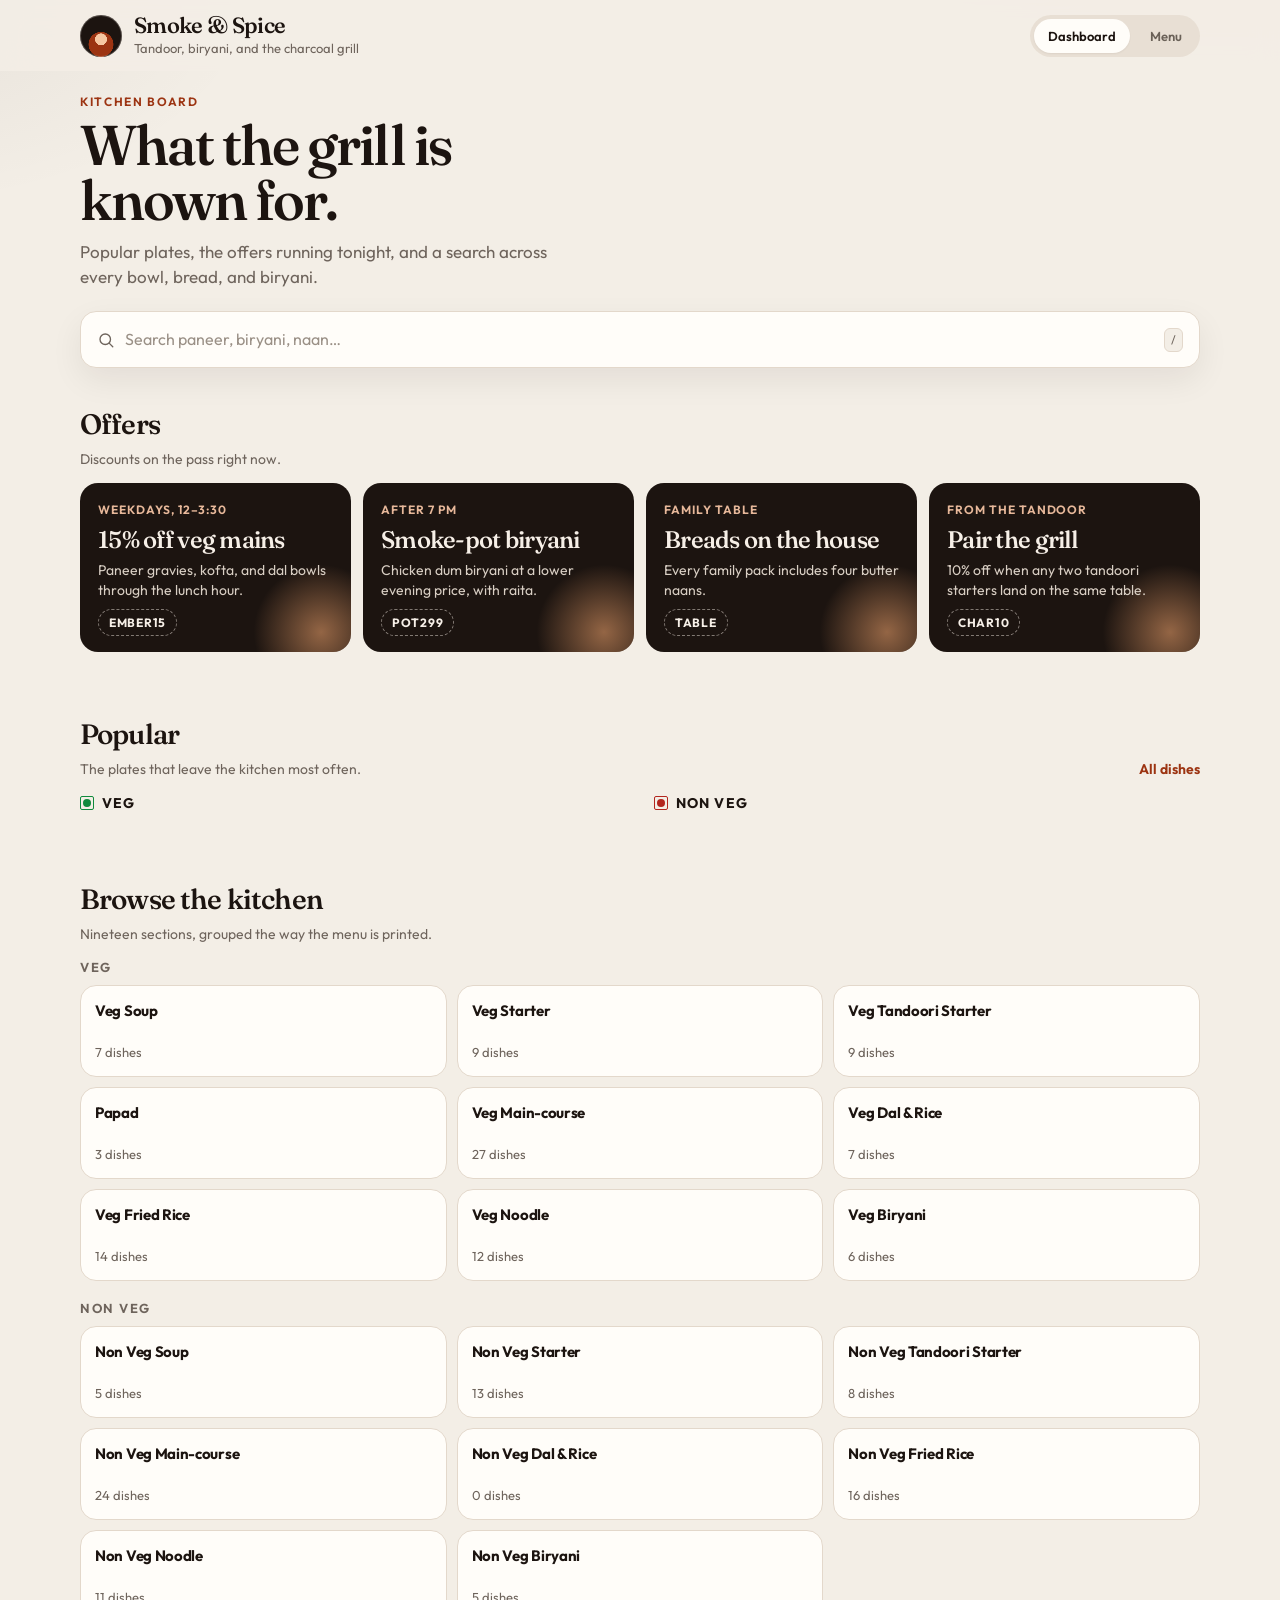
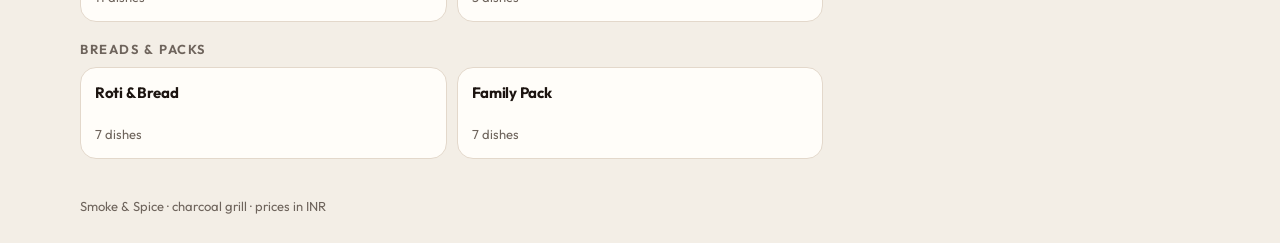
<file: index.html>
<!DOCTYPE html>
<html lang="en">
<head>
  <meta charset="utf-8">
  <meta name="viewport" content="width=device-width, initial-scale=1">
  <title>Smoke & Spice — Menu</title>
  <link rel="preconnect" href="https://fonts.googleapis.com">
  <link rel="preconnect" href="https://fonts.gstatic.com" crossorigin>
  <link href="https://fonts.googleapis.com/css2?family=Fraunces:opsz,wght@9..144,500;9..144,560&family=Outfit:wght@400;500;600;700&display=swap" rel="stylesheet">
  <link rel="stylesheet" href="styles.css">
</head>
<body>
  <a class="skip" href="#search">Skip to search</a>
  <header class="site-header">
    <div class="shell header-row">
      <a class="brand" href="index.html">
        <span class="mark" aria-hidden="true"></span>
        <span>
          <h1>Smoke &amp; Spice</h1>
          <p>Tandoor, biryani, and the charcoal grill</p>
        </span>
      </a>
      <nav class="nav" aria-label="Primary">
        <a href="index.html" aria-current="page">Dashboard</a>
        <a href="menu.html">Menu</a>
      </nav>
    </div>
  </header>

  <main class="shell">
    <section class="hero">
      <p class="eyebrow">Kitchen board</p>
      <h2>What the grill is known for.</h2>
      <p class="lede">Popular plates, the offers running tonight, and a search across every bowl, bread, and biryani.</p>
      <div class="search-wrap">
        <label for="search">Search the menu</label>
        <div class="search-field">
          <svg width="18" height="18" viewBox="0 0 24 24" fill="none" aria-hidden="true">
            <circle cx="11" cy="11" r="7" stroke="currentColor" stroke-width="1.8"/>
            <path d="M16.5 16.5L21 21" stroke="currentColor" stroke-width="1.8" stroke-linecap="round"/>
          </svg>
          <input id="search" type="search" placeholder="Search paneer, biryani, naan…" autocomplete="off" enterkeyhint="search">
          <kbd>/</kbd>
        </div>
        <div class="results" id="results" hidden></div>
      </div>
    </section>

    <section class="section" aria-labelledby="offers-title">
      <div class="section-head">
        <div>
          <h3 id="offers-title">Offers</h3>
          <p>Discounts on the pass right now.</p>
        </div>
      </div>
      <div class="offer-row" id="offers"></div>
    </section>

    <section class="section" aria-labelledby="popular-title">
      <div class="section-head">
        <div>
          <h3 id="popular-title">Popular</h3>
          <p>The plates that leave the kitchen most often.</p>
        </div>
        <a class="more" href="menu.html">All dishes</a>
      </div>
      <div class="popular-grid" id="popular"></div>
    </section>

    <section class="section" aria-labelledby="browse-title">
      <div class="section-head">
        <div>
          <h3 id="browse-title">Browse the kitchen</h3>
          <p>Nineteen sections, grouped the way the menu is printed.</p>
        </div>
      </div>
      <div class="groups" id="browse"></div>
    </section>

    <footer class="site-footer">Smoke &amp; Spice · charcoal grill · prices in INR</footer>
  </main>
  <script src="data.js"></script>
  <script src="dashboard.js"></script>
</body>
</html>
</file>
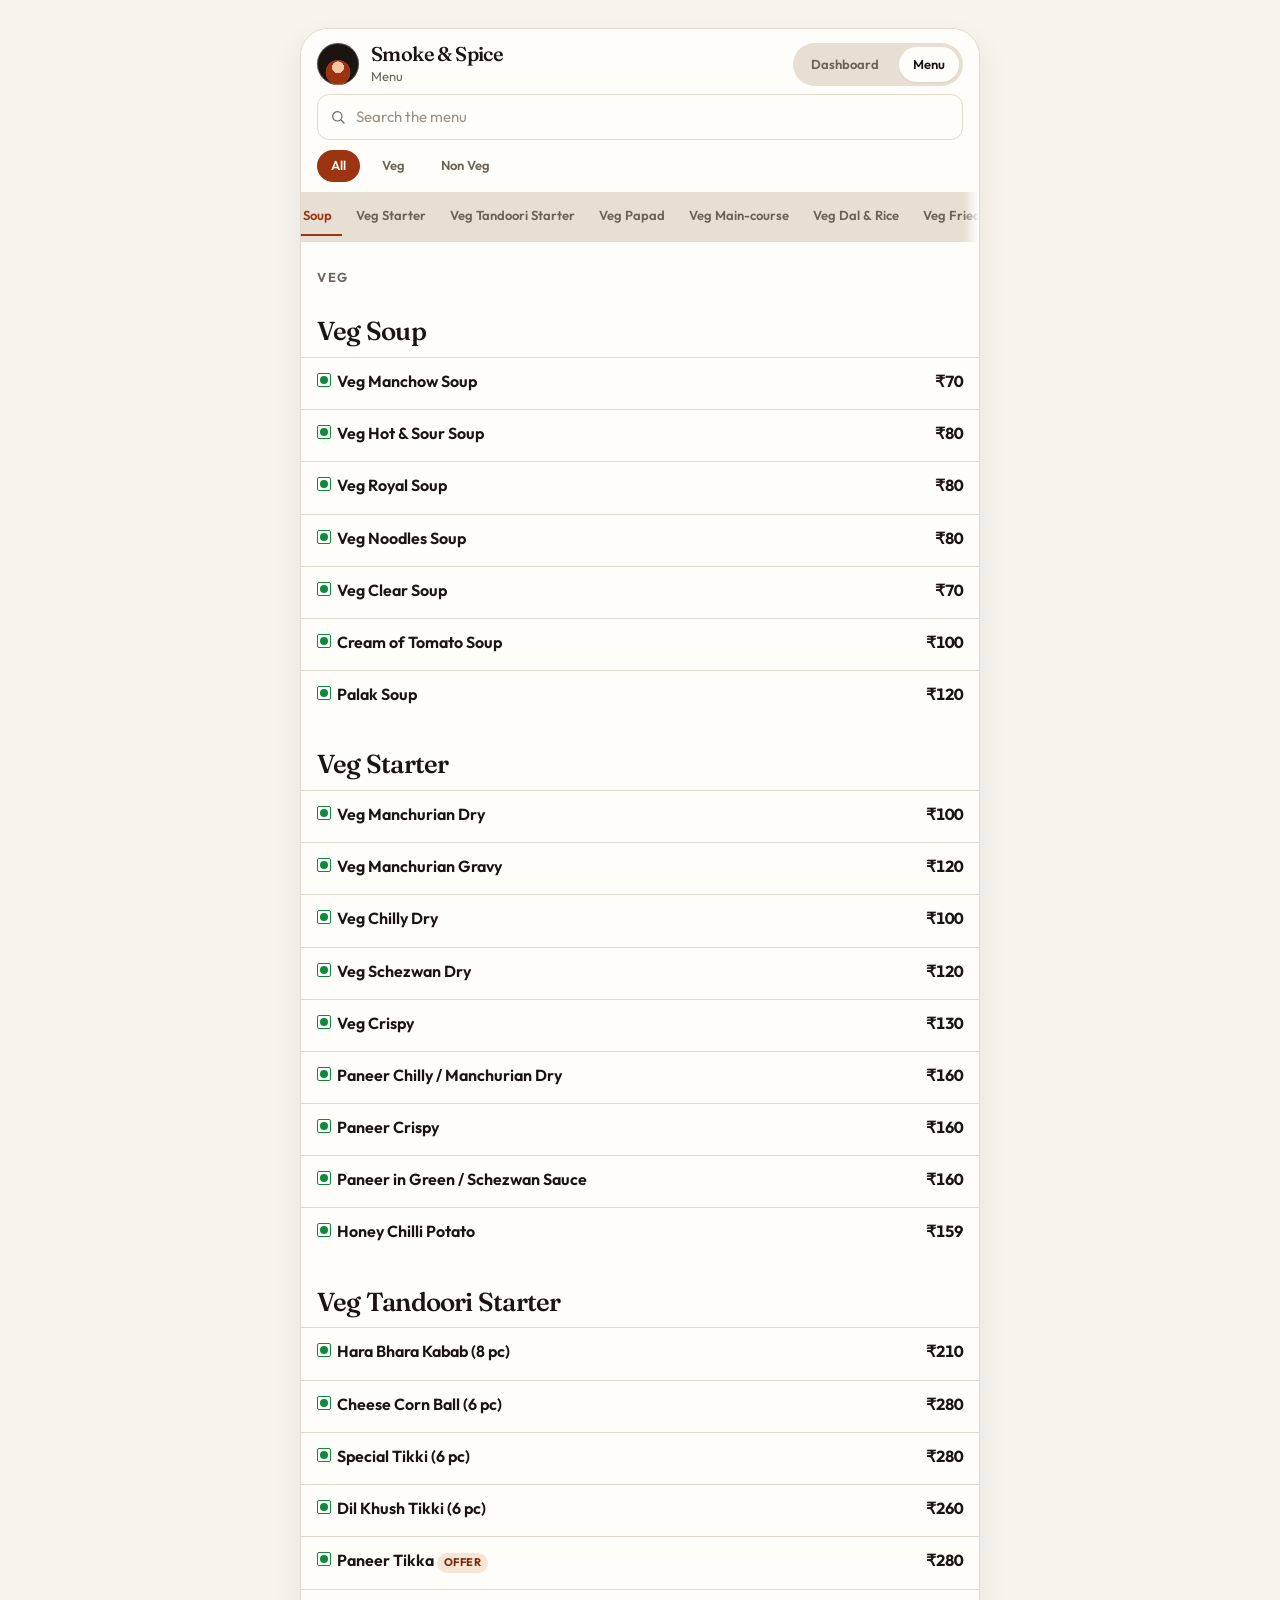
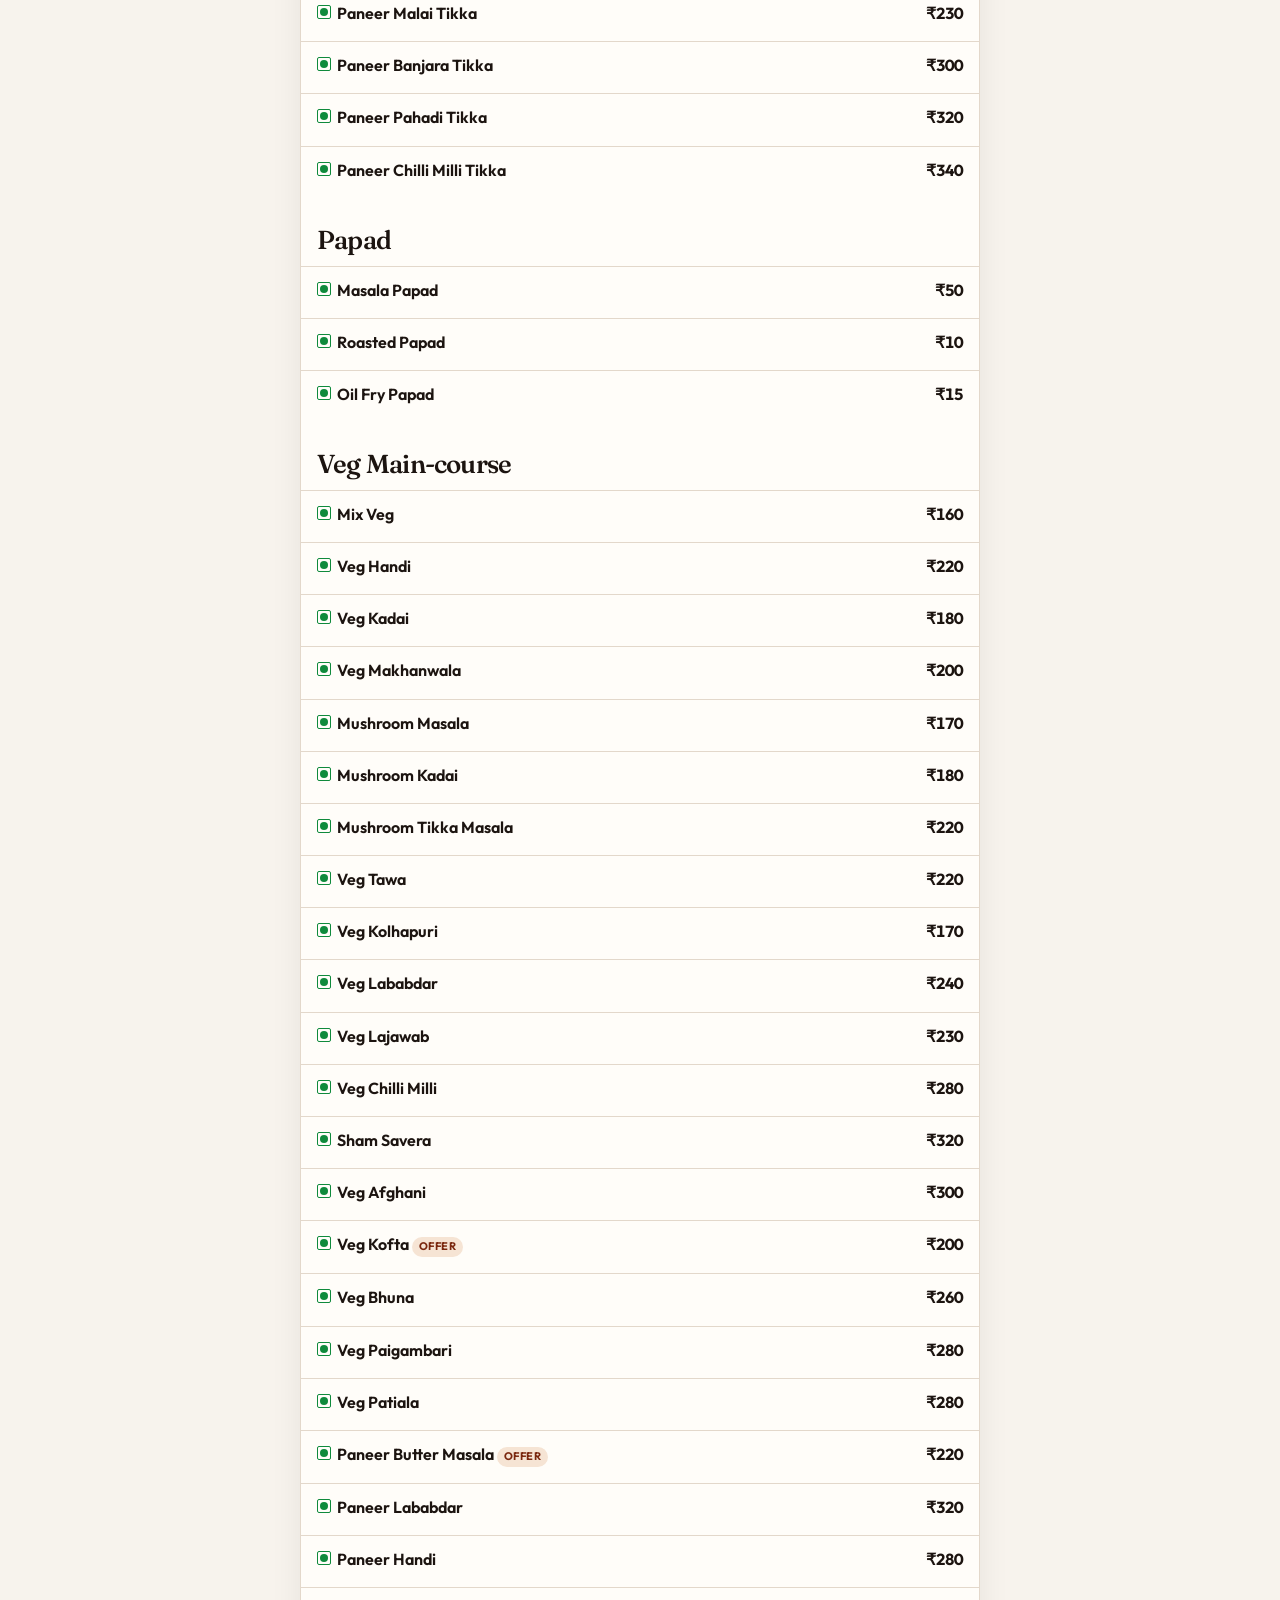
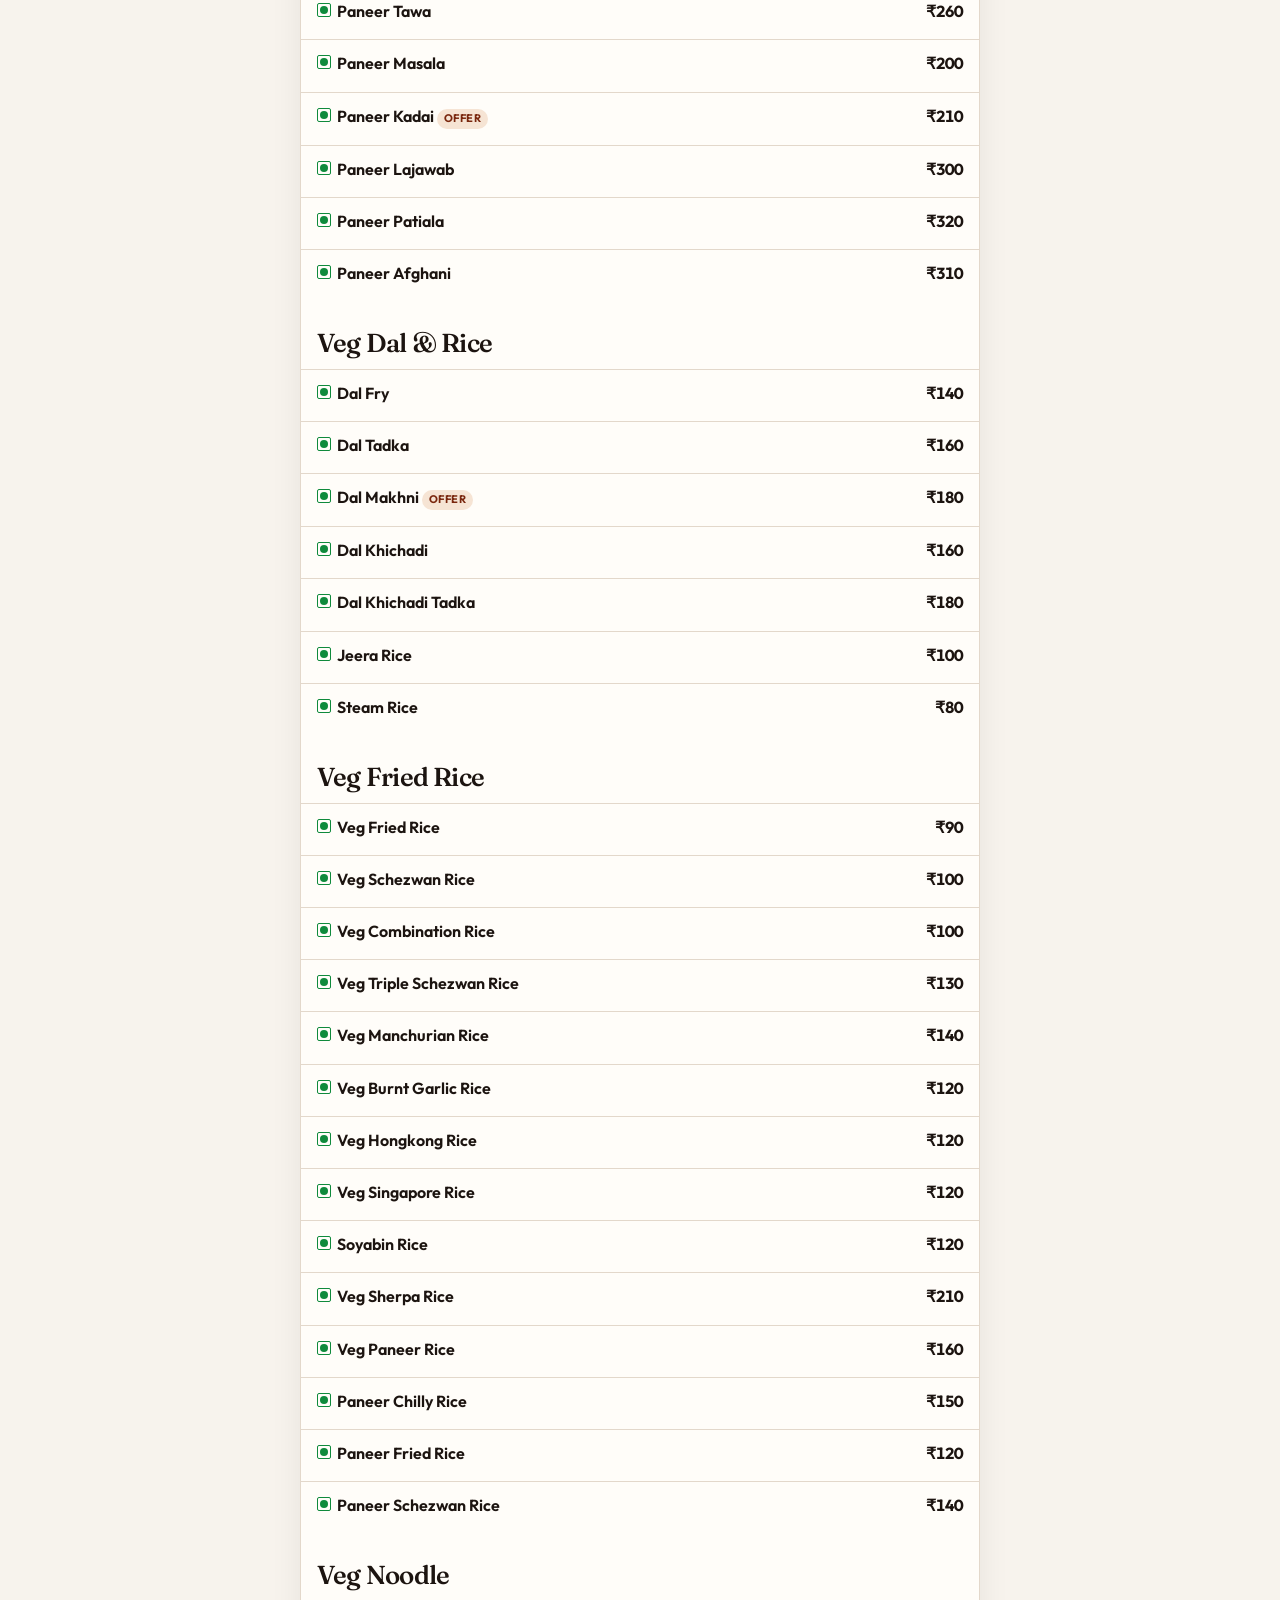
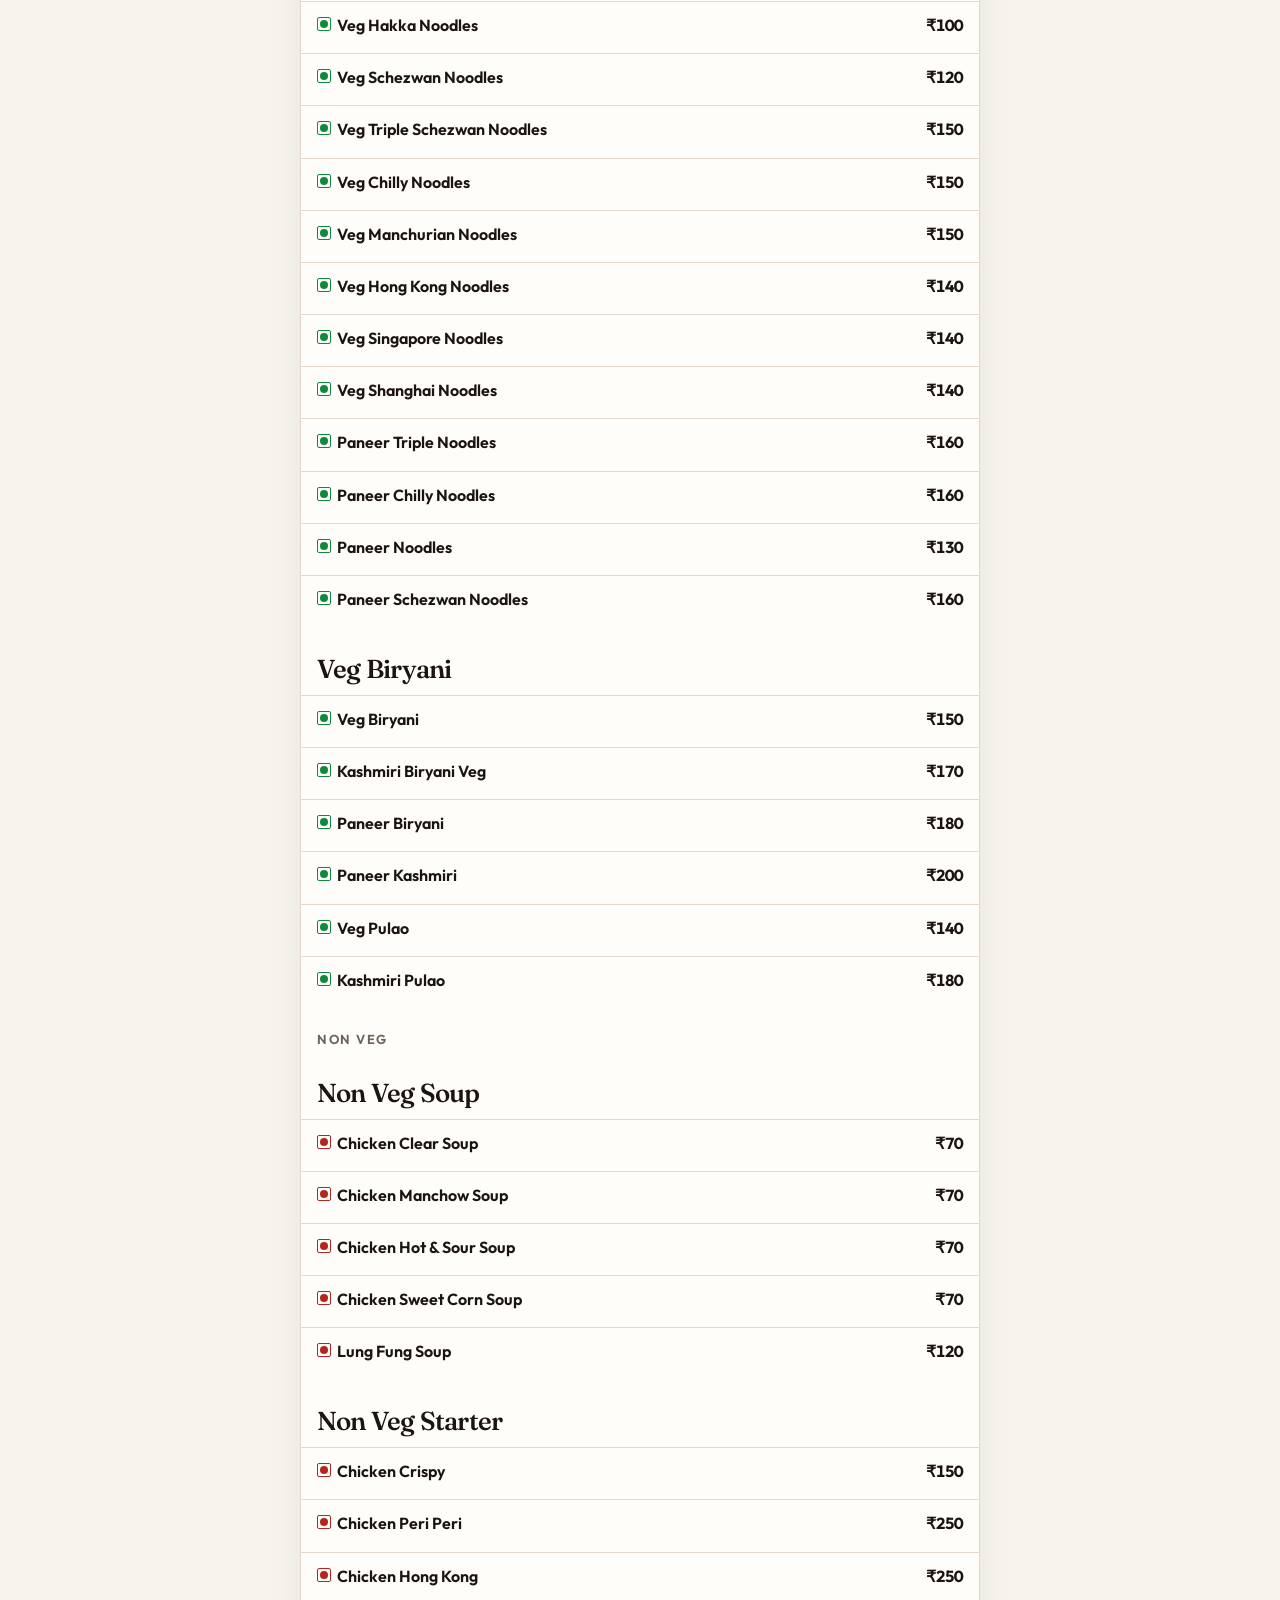
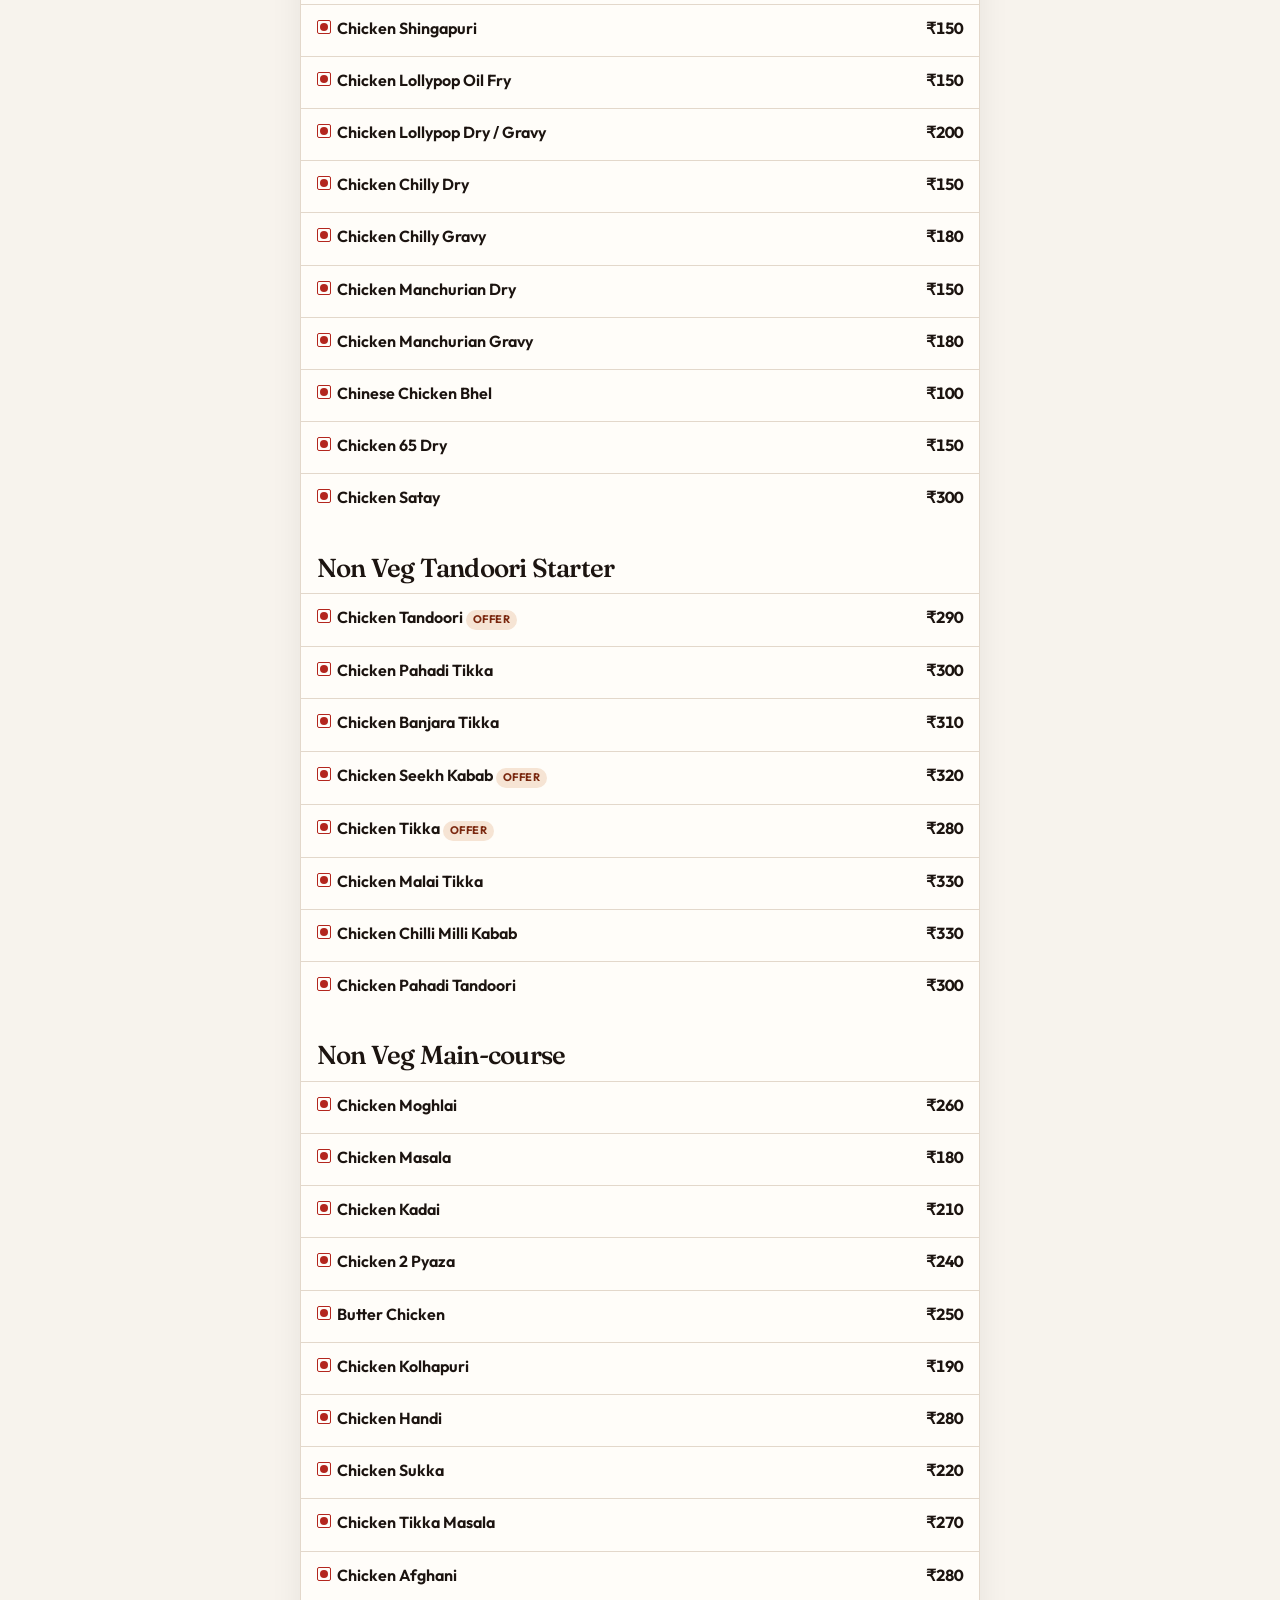
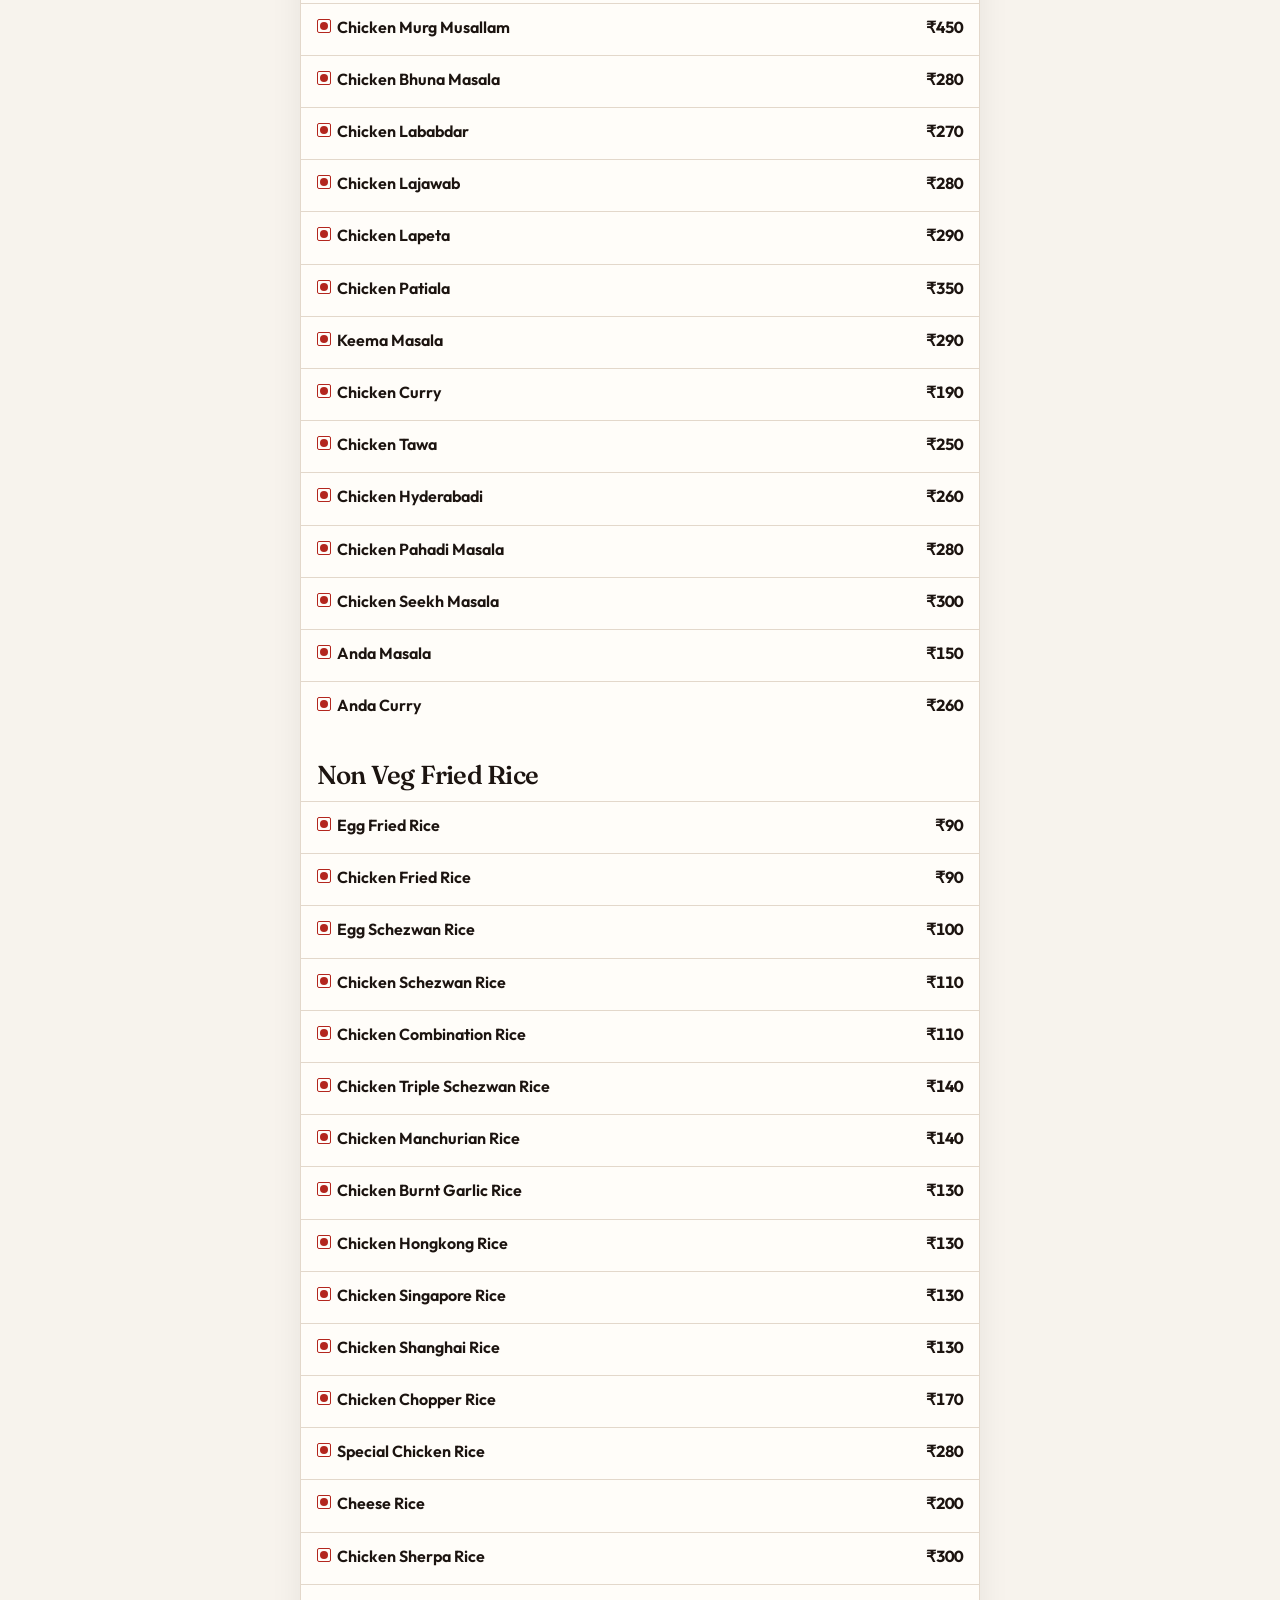
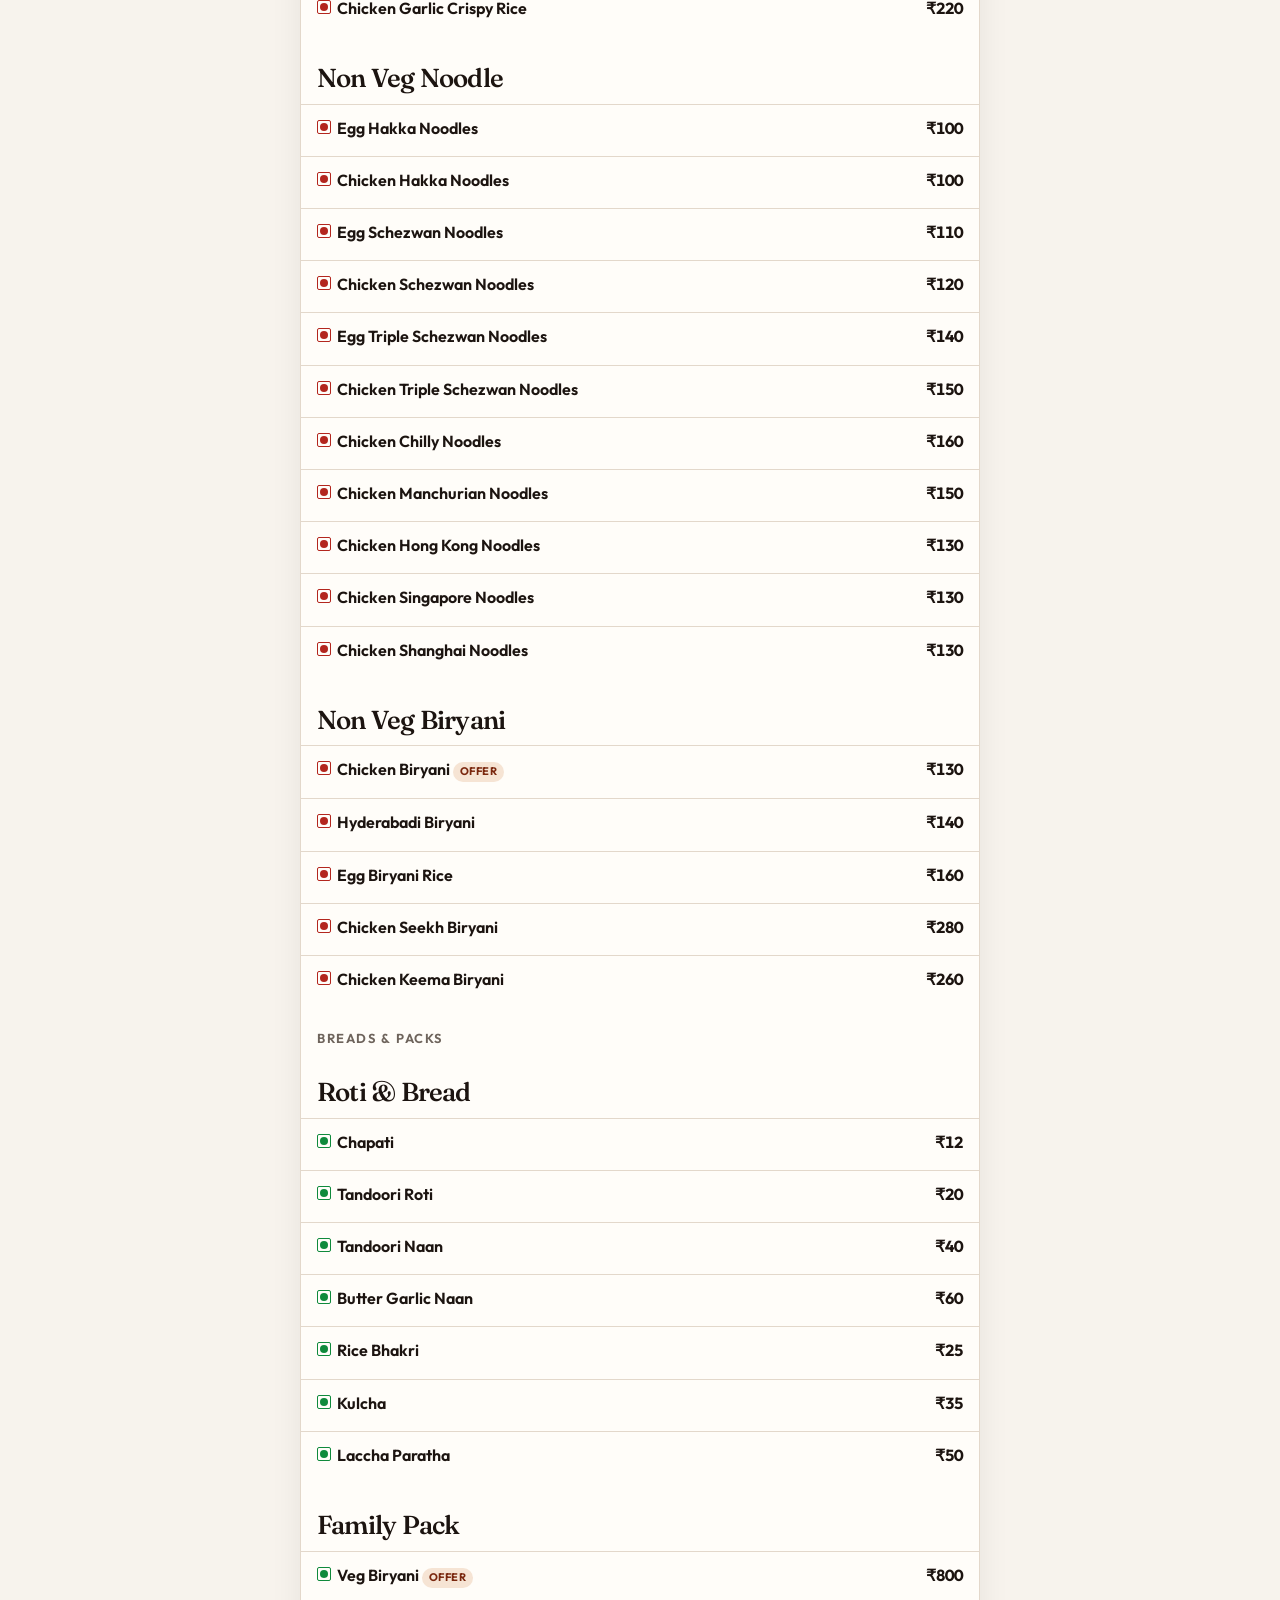
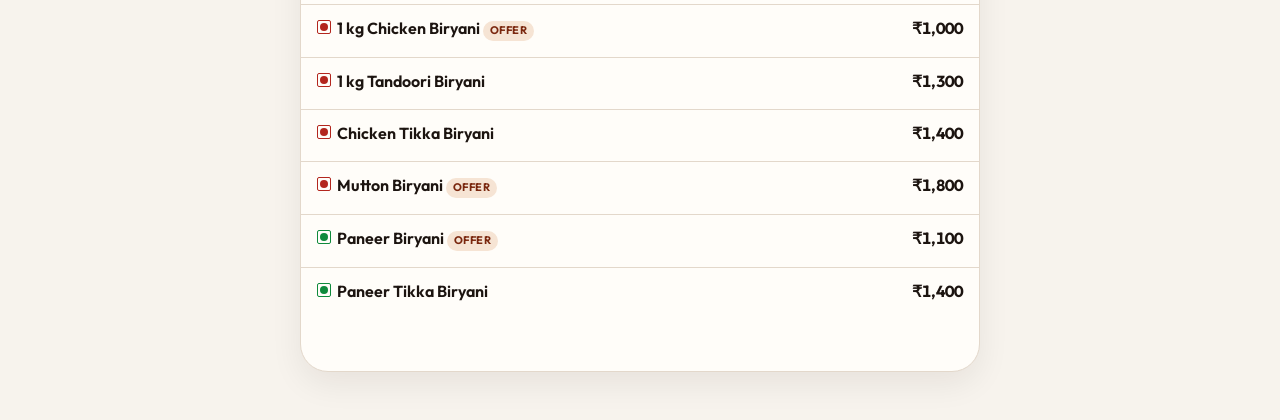
<file: menu.html>
<!DOCTYPE html>
<html lang="en">
<head>
  <meta charset="utf-8">
  <meta name="viewport" content="width=device-width, initial-scale=1">
  <title> — Smoke & Spice</title>
  <link rel="preconnect" href="https://fonts.googleapis.com">
  <link rel="preconnect" href="https://fonts.gstatic.com" crossorigin>
  <link href="https://fonts.googleapis.com/css2?family=Fraunces:opsz,wght@9..144,500;9..144,560&family=Outfit:wght@400;500;600;700&display=swap" rel="stylesheet">
  <link rel="stylesheet" href="styles.css">
</head>
<body class="menu-page">
  <a class="skip" href="#menu-search">Skip to search</a>
  <div class="menu-shell">
    <div class="sheet">
      <div class="menu-top" id="menu-top">
        <div class="menu-brand">
          <a class="brand" href="index.html">
            <span class="mark" aria-hidden="true"></span>
            <span>
              <h1>Smoke &amp; Spice</h1>
              <p>Menu</p>
            </span>
          </a>
          <nav class="nav" aria-label="Primary">
            <a href="index.html">Dashboard</a>
            <a href="menu.html" aria-current="page">Menu</a>
          </nav>
        </div>
        <div class="menu-search">
          <label class="vh" for="menu-search">Search dishes</label>
          <div class="search-field">
            <svg width="16" height="16" viewBox="0 0 24 24" fill="none" aria-hidden="true">
              <circle cx="11" cy="11" r="7" stroke="currentColor" stroke-width="1.8"/>
              <path d="M16.5 16.5L21 21" stroke="currentColor" stroke-width="1.8" stroke-linecap="round"/>
            </svg>
            <input id="menu-search" type="search" placeholder="Search the menu" autocomplete="off">
          </div>
        </div>
        <div class="filters">
          <div class="chip-row" id="diet-filters" role="group" aria-label="Diet"></div>
        </div>
        <div class="tab-scroller">
          <div class="tabs" id="tabs" role="tablist" aria-label="Categories"></div>
        </div>
      </div>
      <div class="menu-body" id="menu-body"></div>
    </div>
  </div>
  <script src="data.js"></script>
  <script src="menu.js"></script>
</body>
</html>
</file>
<file: styles.css>
:root {
  --bg: #f3eee6;
  --bg-deep: #e7dfd3;
  --ink: #1c1410;
  --muted: #6e645c;
  --line: #e3d8cb;
  --surface: #fffdf9;
  --accent: #9c3412;
  --accent-deep: #7a270e;
  --on-accent: #fff6ee;
  --tab-bar: #e8dfd4;
  --tab-inactive: #6a6158;
  --veg: #0f8a3c;
  --nonveg: #b3261e;
  --shadow: 0 12px 32px rgba(28, 20, 16, 0.07);
  --display: "Fraunces", Georgia, "Times New Roman", serif;
  --sans: "Outfit", "Avenir Next", "Segoe UI", sans-serif;
  --radius: 18px;
  --header-offset: 0px;
}

* { box-sizing: border-box; }
html { scroll-behavior: smooth; }
body {
  margin: 0;
  min-height: 100vh;
  background:
    radial-gradient(900px 420px at 100% -10%, rgba(156, 52, 18, 0.14), transparent 60%),
    radial-gradient(700px 380px at -10% 0%, rgba(28, 20, 16, 0.06), transparent 55%),
    var(--bg);
  color: var(--ink);
  font-family: var(--sans);
  font-size: 16px;
  line-height: 1.45;
}
button, input { font: inherit; color: inherit; }
a { color: inherit; text-decoration: none; }
img { max-width: 100%; }

.skip {
  position: absolute;
  left: 12px;
  top: -40px;
  background: var(--ink);
  color: white;
  padding: 8px 12px;
  z-index: 20;
}
.skip:focus { top: 12px; }
.vh {
  position: absolute;
  width: 1px;
  height: 1px;
  padding: 0;
  margin: -1px;
  overflow: hidden;
  clip: rect(0, 0, 0, 0);
  white-space: nowrap;
  border: 0;
}

.shell { width: min(1120px, calc(100% - 32px)); margin: 0 auto; }
.menu-shell { width: min(680px, calc(100% - 24px)); margin: 0 auto; }

.site-header {
  position: sticky;
  top: 0;
  z-index: 30;
  background: rgba(243, 238, 230, 0.9);
  backdrop-filter: blur(14px);
  border-bottom: 1px solid transparent;
}
.site-header.is-stuck { border-bottom-color: var(--line); }
.header-row {
  display: flex;
  align-items: center;
  justify-content: space-between;
  gap: 16px;
  padding: 14px 0 12px;
}
.brand {
  display: flex;
  align-items: center;
  gap: 12px;
  min-width: 0;
}
.mark {
  width: 42px;
  height: 42px;
  border-radius: 50%;
  flex: none;
  background:
    radial-gradient(circle at 50% 58%, #f6c7a2 0 18%, transparent 19%),
    radial-gradient(circle at 50% 70%, #9c3412 0 34%, #1c1410 35%);
  box-shadow: inset 0 0 0 1px rgba(255, 246, 238, 0.25);
}
.brand h1, .brand p { margin: 0; }
.brand h1 {
  font-family: var(--display);
  font-weight: 560;
  font-size: 22px;
  letter-spacing: -0.03em;
  line-height: 1;
}
.brand p {
  margin-top: 3px;
  color: var(--muted);
  font-size: 13px;
}
.nav {
  display: flex;
  gap: 6px;
  background: var(--tab-bar);
  padding: 4px;
  border-radius: 999px;
}
.nav a {
  padding: 8px 14px;
  border-radius: 999px;
  font-size: 13px;
  font-weight: 600;
  color: var(--tab-inactive);
}
.nav a[aria-current="page"] {
  background: var(--surface);
  color: var(--ink);
  box-shadow: 0 1px 2px rgba(28, 20, 16, 0.06);
}

.hero { padding: 22px 0 8px; }
.eyebrow {
  margin: 0 0 8px;
  font-size: 12px;
  font-weight: 650;
  letter-spacing: 0.14em;
  text-transform: uppercase;
  color: var(--accent);
}
.hero h2 {
  margin: 0;
  font-family: var(--display);
  font-weight: 560;
  font-size: clamp(34px, 5vw, 56px);
  letter-spacing: -0.035em;
  line-height: 0.98;
  max-width: 14ch;
}
.hero .lede {
  margin: 12px 0 0;
  max-width: 46ch;
  color: var(--muted);
  font-size: 17px;
}

.search-wrap { position: relative; margin-top: 22px; }
.search-wrap label {
  position: absolute;
  width: 1px;
  height: 1px;
  overflow: hidden;
  clip: rect(0 0 0 0);
}
.search-field {
  display: flex;
  align-items: center;
  gap: 10px;
  background: var(--surface);
  border: 1px solid var(--line);
  border-radius: 16px;
  padding: 0 16px;
  box-shadow: var(--shadow);
}
.search-field svg { flex: none; color: var(--muted); }
.search-field input {
  width: 100%;
  border: 0;
  outline: 0;
  background: transparent;
  padding: 16px 0;
  font-size: 16px;
}
.search-field input::placeholder { color: #9a9086; }
.search-field kbd {
  flex: none;
  border: 1px solid var(--line);
  border-radius: 6px;
  padding: 2px 6px;
  font-family: var(--sans);
  font-size: 12px;
  color: var(--muted);
  background: var(--bg);
}
.results {
  position: absolute;
  left: 0;
  right: 0;
  top: calc(100% + 8px);
  background: var(--surface);
  border: 1px solid var(--line);
  border-radius: 16px;
  box-shadow: var(--shadow);
  overflow: hidden;
  z-index: 25;
}
.results[hidden] { display: none; }
.result {
  display: grid;
  grid-template-columns: auto 1fr auto;
  gap: 10px;
  align-items: center;
  width: 100%;
  padding: 12px 14px;
  border: 0;
  border-bottom: 1px solid var(--line);
  background: transparent;
  text-align: left;
  cursor: pointer;
}
.result:last-child { border-bottom: 0; }
.result:hover, .result:focus-visible { background: #faf6f1; }
.result .name { font-weight: 600; }
.result .meta { display: block; color: var(--muted); font-size: 13px; margin-top: 2px; }
.result .price { font-variant-numeric: tabular-nums; font-weight: 650; }
.results .empty {
  margin: 0;
  padding: 16px;
  color: var(--muted);
}

.section { padding: 28px 0; }
.section-head {
  display: flex;
  align-items: flex-end;
  justify-content: space-between;
  gap: 12px;
  margin-bottom: 14px;
}
.section-head h3 {
  margin: 0;
  font-family: var(--display);
  font-size: 28px;
  font-weight: 560;
  letter-spacing: -0.03em;
}
.section-head p { margin: 4px 0 0; color: var(--muted); font-size: 14px; }
.section-head a.more {
  font-size: 14px;
  font-weight: 650;
  color: var(--accent);
}

.offer-row {
  display: grid;
  grid-auto-flow: column;
  grid-auto-columns: minmax(240px, 1fr);
  gap: 12px;
  overflow-x: auto;
  scroll-snap-type: x proximity;
  padding-bottom: 6px;
}
.offer-row::-webkit-scrollbar { height: 0; }
.offer {
  scroll-snap-align: start;
  background: var(--ink);
  color: #f6efe7;
  border-radius: var(--radius);
  padding: 18px 18px 16px;
  min-height: 168px;
  display: flex;
  flex-direction: column;
  gap: 8px;
  position: relative;
  overflow: hidden;
}
.offer::after {
  content: "";
  position: absolute;
  width: 140px;
  height: 140px;
  right: -40px;
  bottom: -50px;
  border-radius: 50%;
  background: radial-gradient(circle, rgba(246, 168, 112, 0.55), transparent 68%);
}
.offer .kicker {
  font-size: 12px;
  letter-spacing: 0.08em;
  text-transform: uppercase;
  color: #e7b89a;
  font-weight: 650;
}
.offer h4 {
  margin: 0;
  font-family: var(--display);
  font-weight: 540;
  font-size: 24px;
  letter-spacing: -0.03em;
  line-height: 1.05;
  position: relative;
  z-index: 1;
}
.offer p { margin: 0; color: #d9cfc4; font-size: 14px; position: relative; z-index: 1; }
.offer .code {
  margin-top: auto;
  align-self: flex-start;
  position: relative;
  z-index: 1;
  border: 1px dashed rgba(255, 246, 238, 0.45);
  border-radius: 999px;
  padding: 4px 10px;
  font-size: 12px;
  font-weight: 700;
  letter-spacing: 0.06em;
}

.diet-switch {
  display: inline-flex;
  gap: 6px;
  background: var(--tab-bar);
  padding: 4px;
  border-radius: 999px;
}
.diet-switch button, .chip {
  height: 32px;
  border: 0;
  border-radius: 16px;
  padding: 0 14px;
  background: transparent;
  color: var(--tab-inactive);
  font-size: 13px;
  font-weight: 600;
  cursor: pointer;
}
.diet-switch button[aria-pressed="true"], .chip[aria-pressed="true"] {
  background: var(--accent);
  color: var(--on-accent);
}
.chip-row {
  display: flex;
  gap: 8px;
  flex-wrap: wrap;
}

.popular-grid {
  display: grid;
  grid-template-columns: 1fr;
  gap: 22px;
}
.popular-col h4 {
  display: flex;
  align-items: center;
  gap: 8px;
  margin: 0 0 10px;
  font-size: 14px;
  letter-spacing: 0.08em;
  text-transform: uppercase;
}
.cards { display: grid; gap: 10px; }
.dish {
  display: grid;
  grid-template-columns: 1fr auto;
  gap: 8px 16px;
  background: var(--surface);
  border: 1px solid var(--line);
  border-radius: 16px;
  padding: 14px 14px 12px;
  box-shadow: 0 1px 0 rgba(28, 20, 16, 0.02);
}
.dish:hover { border-color: #d7c8b6; }
.dish .title {
  display: flex;
  align-items: center;
  gap: 8px;
  font-weight: 650;
}
.dish .desc {
  grid-column: 1 / -1;
  margin: 0;
  color: var(--muted);
  font-size: 14px;
}
.dish .foot {
  grid-column: 1 / -1;
  display: flex;
  justify-content: space-between;
  align-items: baseline;
  gap: 8px;
}
.cat-link { color: var(--muted); font-size: 13px; }
.price { font-variant-numeric: tabular-nums; font-weight: 700; }
.was {
  margin-right: 6px;
  color: var(--muted);
  font-weight: 500;
  text-decoration: line-through;
}
.pill {
  display: inline-flex;
  align-items: center;
  height: 20px;
  padding: 0 7px;
  border-radius: 999px;
  background: #f6e4d4;
  color: var(--accent-deep);
  font-size: 11px;
  font-weight: 700;
  letter-spacing: 0.04em;
  text-transform: uppercase;
}

.mark-diet {
  width: 14px;
  height: 14px;
  border: 1.5px solid currentColor;
  border-radius: 2px;
  display: inline-grid;
  place-items: center;
  flex: none;
}
.mark-diet::after {
  content: "";
  width: 8px;
  height: 8px;
  border-radius: 50%;
  background: currentColor;
}
.mark-diet.veg { color: var(--veg); }
.mark-diet.non_veg { color: var(--nonveg); }

.groups { display: grid; gap: 18px; }
.group-label {
  margin: 0 0 8px;
  font-size: 13px;
  font-weight: 650;
  letter-spacing: 0.12em;
  text-transform: uppercase;
  color: var(--muted);
}
.cat-grid {
  display: grid;
  grid-template-columns: repeat(2, minmax(0, 1fr));
  gap: 10px;
}
.cat-card {
  background: var(--surface);
  border: 1px solid var(--line);
  border-radius: 16px;
  padding: 14px;
  min-height: 92px;
  display: flex;
  flex-direction: column;
  justify-content: space-between;
}
.cat-card strong { font-size: 15px; letter-spacing: -0.02em; }
.cat-card span { color: var(--muted); font-size: 13px; }

.site-footer {
  padding: 10px 0 28px;
  color: var(--muted);
  font-size: 13px;
}

/* Full menu */
.menu-top {
  position: sticky;
  top: 0;
  z-index: 30;
  background: rgba(255, 253, 249, 0.94);
  backdrop-filter: blur(16px);
}
.menu-page { background: #f7f3ed; }
.menu-page .sheet {
  background: var(--surface);
  min-height: 100vh;
  border-inline: 1px solid var(--line);
}
.menu-brand {
  display: flex;
  align-items: center;
  justify-content: space-between;
  gap: 12px;
  padding: 14px 16px 8px;
}
.menu-brand .brand h1 { font-size: 20px; }
.menu-search { padding: 0 16px 10px; }
.menu-search .search-field {
  box-shadow: none;
  border-radius: 12px;
  padding: 0 12px;
}
.menu-search input { padding: 11px 0; font-size: 15px; }

.filters { padding: 0 16px 10px; }
.tab-scroller {
  position: relative;
}
.tab-scroller::after {
  content: "";
  position: absolute;
  top: 0;
  right: 0;
  width: 16px;
  height: 100%;
  background: linear-gradient(to left, #fff, transparent);
  pointer-events: none;
}
.tabs {
  display: flex;
  gap: 4px;
  overflow-x: auto;
  scroll-snap-type: x proximity;
  background: var(--tab-bar);
  padding: 6px 16px;
  scrollbar-width: none;
}
.tabs::-webkit-scrollbar { display: none; }
.tabs button {
  flex: none;
  scroll-snap-align: center;
  border: 0;
  background: transparent;
  color: var(--tab-inactive);
  font-size: 13px;
  font-weight: 600;
  padding: 8px 10px 10px;
  cursor: pointer;
  border-bottom: 2px solid transparent;
  white-space: nowrap;
}
.tabs button[aria-current="true"] {
  color: var(--accent);
  border-bottom-color: var(--accent);
}

.menu-body { padding: 8px 0 48px; }
.menu-group { margin: 18px 16px 6px; }
.menu-section { padding: 8px 0 4px; scroll-margin-top: var(--header-offset); }
.menu-section h2 {
  margin: 0;
  padding: 12px 16px 6px;
  font-family: var(--display);
  font-size: 26px;
  font-weight: 560;
  letter-spacing: -0.03em;
}
.item {
  display: grid;
  grid-template-columns: 1fr auto;
  gap: 2px 16px;
  padding: 12px 16px;
  border-top: 1px solid var(--line);
  scroll-margin-top: calc(var(--header-offset) + 12px);
}
.item.is-hit { background: #fff4ea; }
.item-name {
  display: flex;
  align-items: flex-start;
  gap: 6px;
  font-weight: 640;
}
.item-name .mark-diet { margin-top: 3px; }
.item .desc { margin: 4px 0 0; color: var(--muted); font-size: 13.5px; }
.item .price-col { text-align: right; }
.serves {
  display: block;
  margin-top: 2px;
  color: var(--muted);
  font-size: 12px;
  font-weight: 500;
}
.no-match {
  margin: 24px 16px;
  color: var(--muted);
}

@media (min-width: 800px) {
  .popular-grid { grid-template-columns: 1fr 1fr; gap: 28px; }
  .cat-grid { grid-template-columns: repeat(3, minmax(0, 1fr)); }
  .offer-row { grid-auto-columns: minmax(250px, 1fr); }
  .menu-page { padding: 28px 0 48px; }
  .menu-page .sheet {
    min-height: auto;
    border: 1px solid var(--line);
    border-radius: 28px;
    overflow: clip;
    box-shadow: var(--shadow);
  }
}

@media (max-width: 640px) {
  .search-field kbd { display: none; }
  .hero h2 { font-size: 36px; }
  .brand p { display: none; }
}
</file>
